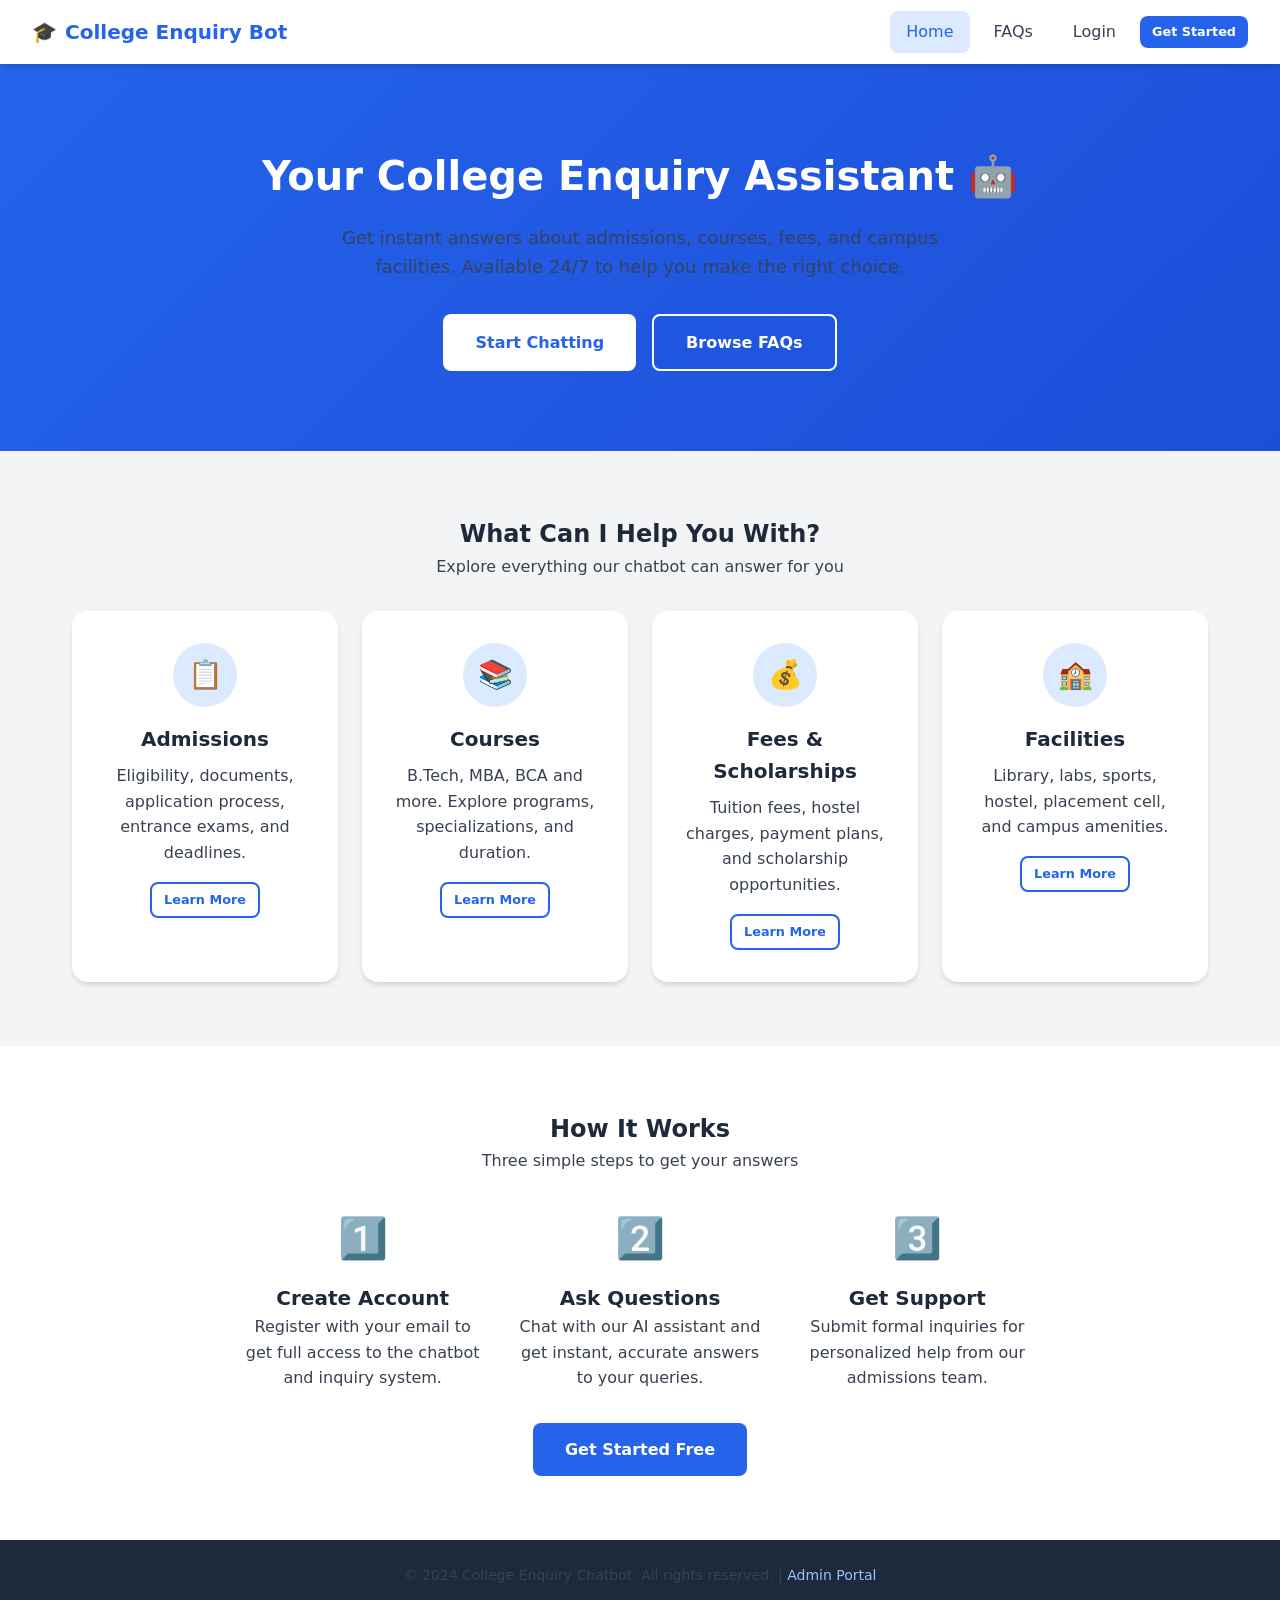
<file: AI-CHAT-BOT-FOR-COLLEGE-ENQUIRY-SYSTEM2-1f1980e4e9076456709daee1cbbe8e9fc02b7f38/frontend/index.html>
<!DOCTYPE html>
<html lang="en">
<head>
  <meta charset="UTF-8">
  <meta name="viewport" content="width=device-width, initial-scale=1.0">
  <title>College Enquiry Chatbot</title>
  <link rel="stylesheet" href="css/style.css">
  <link rel="stylesheet" href="css/responsive.css">
  <link rel="icon" type="image/svg+xml" href="data:image/svg+xml,<svg xmlns='http://www.w3.org/2000/svg' viewBox='0 0 100 100'><text y='.9em' font-size='90'>🎓</text></svg>">
</head>
<body>

<!-- Navbar -->
<nav class="navbar">
  <div class="navbar-brand">
    <span>🎓</span>
    <span>College Enquiry Bot</span>
  </div>
  <div class="navbar-nav">
    <a href="index.html" class="nav-link active">Home</a>
    <a href="faq.html" class="nav-link">FAQs</a>
    <a href="login.html" class="nav-link">Login</a>
    <a href="register.html" class="btn btn-primary btn-sm">Get Started</a>
  </div>
</nav>

<!-- Hero -->
<section class="hero">
  <h1>Your College Enquiry Assistant 🤖</h1>
  <p>Get instant answers about admissions, courses, fees, and campus facilities. Available 24/7 to help you make the right choice.</p>
  <div class="hero-buttons">
    <a href="register.html" class="btn btn-lg" style="background:white;color:var(--primary)">Start Chatting</a>
    <a href="faq.html" class="btn btn-lg btn-outline">Browse FAQs</a>
  </div>
</section>

<!-- Features -->
<section class="features">
  <div style="text-align:center;margin-bottom:1rem">
    <h2>What Can I Help You With?</h2>
    <p>Explore everything our chatbot can answer for you</p>
  </div>
  <div class="features-grid">
    <div class="feature-card">
      <div class="feature-icon">📋</div>
      <h3>Admissions</h3>
      <p>Eligibility, documents, application process, entrance exams, and deadlines.</p>
      <a href="faq.html?category=admissions" class="btn btn-outline btn-sm" style="margin-top:1rem">Learn More</a>
    </div>
    <div class="feature-card">
      <div class="feature-icon">📚</div>
      <h3>Courses</h3>
      <p>B.Tech, MBA, BCA and more. Explore programs, specializations, and duration.</p>
      <a href="faq.html?category=courses" class="btn btn-outline btn-sm" style="margin-top:1rem">Learn More</a>
    </div>
    <div class="feature-card">
      <div class="feature-icon">💰</div>
      <h3>Fees & Scholarships</h3>
      <p>Tuition fees, hostel charges, payment plans, and scholarship opportunities.</p>
      <a href="faq.html?category=fees" class="btn btn-outline btn-sm" style="margin-top:1rem">Learn More</a>
    </div>
    <div class="feature-card">
      <div class="feature-icon">🏫</div>
      <h3>Facilities</h3>
      <p>Library, labs, sports, hostel, placement cell, and campus amenities.</p>
      <a href="faq.html?category=facilities" class="btn btn-outline btn-sm" style="margin-top:1rem">Learn More</a>
    </div>
  </div>
</section>

<!-- How it works -->
<section style="background:white;padding:4rem 2rem">
  <div style="max-width:800px;margin:0 auto;text-align:center">
    <h2>How It Works</h2>
    <p style="margin-bottom:2rem">Three simple steps to get your answers</p>
    <div style="display:grid;grid-template-columns:repeat(auto-fit,minmax(200px,1fr));gap:2rem">
      <div>
        <div style="font-size:2.5rem;margin-bottom:0.75rem">1️⃣</div>
        <h3>Create Account</h3>
        <p>Register with your email to get full access to the chatbot and inquiry system.</p>
      </div>
      <div>
        <div style="font-size:2.5rem;margin-bottom:0.75rem">2️⃣</div>
        <h3>Ask Questions</h3>
        <p>Chat with our AI assistant and get instant, accurate answers to your queries.</p>
      </div>
      <div>
        <div style="font-size:2.5rem;margin-bottom:0.75rem">3️⃣</div>
        <h3>Get Support</h3>
        <p>Submit formal inquiries for personalized help from our admissions team.</p>
      </div>
    </div>
    <a href="register.html" class="btn btn-primary btn-lg" style="margin-top:2rem">Get Started Free</a>
  </div>
</section>

<footer>
  <p>&copy; 2024 College Enquiry Chatbot. All rights reserved. |
    <a href="admin_login.html">Admin Portal</a>
  </p>
</footer>

</body>
</html>
</file>
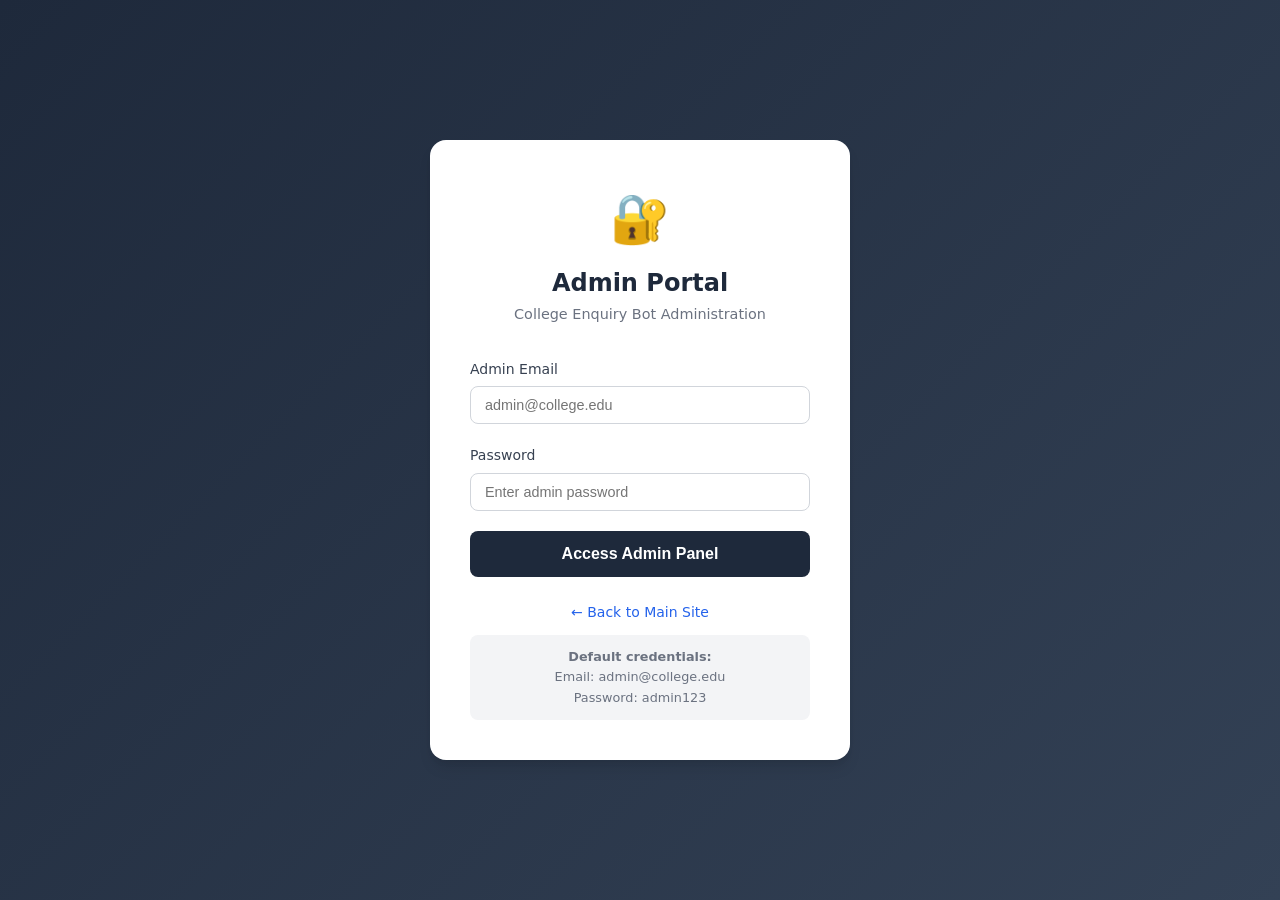
<file: AI-CHAT-BOT-FOR-COLLEGE-ENQUIRY-SYSTEM2-1f1980e4e9076456709daee1cbbe8e9fc02b7f38/frontend/admin_dashboard.html>
<!DOCTYPE html>
<html lang="en">
<head>
  <meta charset="UTF-8">
  <meta name="viewport" content="width=device-width, initial-scale=1.0">
  <title>Admin Dashboard - College Enquiry Bot</title>
  <link rel="stylesheet" href="css/style.css">
  <link rel="stylesheet" href="css/responsive.css">
  <link rel="stylesheet" href="css/admin.css">
</head>
<body>

<!-- Admin Navbar -->
<nav class="navbar admin-navbar">
  <div class="navbar-brand">
    <span>🔐</span>
    <span>Admin Panel</span>
  </div>
  <div class="navbar-nav">
    <span class="nav-user" style="color:#94a3b8">
      <span>👤</span>
      <span id="admin-name">Admin</span>
    </span>
    <button id="admin-logout-btn" class="btn btn-sm" style="background:#374151;color:#e2e8f0;border:none">Logout</button>
  </div>
</nav>

<div id="admin-dashboard" class="dashboard-layout">
  <!-- Admin Sidebar -->
  <aside class="sidebar admin-sidebar">
    <nav class="sidebar-nav">
      <div class="sidebar-section-title">Main</div>
      <a href="#" class="sidebar-link active" onclick="showSection('overview')">📊 <span>Overview</span></a>
      <div class="sidebar-section-title">Management</div>
      <a href="#" class="sidebar-link" onclick="showSection('faqs')">❓ <span>FAQs</span></a>
      <a href="#" class="sidebar-link" onclick="showSection('inquiries')">📝 <span>Inquiries</span></a>
      <a href="#" class="sidebar-link" onclick="showSection('users')">👥 <span>Users</span></a>
      <a href="#" class="sidebar-link" onclick="showSection('responses')">🤖 <span>Bot Responses</span></a>
    </nav>
  </aside>

  <!-- Main Content -->
  <main class="main-content">
    <div id="alert-container"></div>

    <!-- ── Overview Section ── -->
    <section id="section-overview">
      <div class="page-header">
        <div>
          <h2>Dashboard Overview</h2>
          <p>System statistics at a glance</p>
        </div>
        <button class="btn btn-outline btn-sm" onclick="loadDashboardStats()">↺ Refresh</button>
      </div>

      <div class="stats-grid">
        <div class="stat-card primary">
          <div class="stat-value" id="stat-users">—</div>
          <div class="stat-label">👥 Total Users</div>
        </div>
        <div class="stat-card">
          <div class="stat-value" id="stat-inquiries">—</div>
          <div class="stat-label">📝 Total Inquiries</div>
        </div>
        <div class="stat-card warning">
          <div class="stat-value" id="stat-pending">—</div>
          <div class="stat-label">⏳ Pending</div>
        </div>
        <div class="stat-card success">
          <div class="stat-value" id="stat-resolved">—</div>
          <div class="stat-label">✅ Resolved</div>
        </div>
        <div class="stat-card">
          <div class="stat-value" id="stat-faqs">—</div>
          <div class="stat-label">❓ FAQs</div>
        </div>
        <div class="stat-card">
          <div class="stat-value" id="stat-chats">—</div>
          <div class="stat-label">💬 Chat Messages</div>
        </div>
      </div>

      <div class="quick-actions">
        <button class="btn btn-primary" onclick="showSection('faqs');openCreateFAQ()">➕ Add FAQ</button>
        <button class="btn btn-outline" onclick="showSection('inquiries')">📝 View Inquiries</button>
        <button class="btn btn-outline" onclick="showSection('users')">👥 View Users</button>
        <button class="btn btn-outline" onclick="showSection('responses')">🤖 Manage Responses</button>
      </div>
    </section>

    <!-- ── FAQs Section ── -->
    <section id="section-faqs" style="display:none">
      <div class="page-header">
        <div>
          <h2>FAQ Management</h2>
          <p>Create, edit, and delete frequently asked questions</p>
        </div>
        <button class="btn btn-primary" onclick="openCreateFAQ()">➕ Add FAQ</button>
      </div>

      <div class="card">
        <div class="table-wrapper">
          <table>
            <thead>
              <tr>
                <th>ID</th>
                <th>Category</th>
                <th>Question</th>
                <th>Updated</th>
                <th>Actions</th>
              </tr>
            </thead>
            <tbody id="faq-table-body">
              <tr><td colspan="5" class="loading-overlay"><span class="spinner"></span> Loading...</td></tr>
            </tbody>
          </table>
        </div>
        <div id="faq-pagination" class="pagination"></div>
      </div>
    </section>

    <!-- ── Inquiries Section ── -->
    <section id="section-inquiries" style="display:none">
      <div class="page-header">
        <div>
          <h2>Inquiry Management</h2>
          <p>View and respond to student inquiries</p>
        </div>
        <button class="btn btn-outline btn-sm" onclick="loadAdminInquiries()">↺ Refresh</button>
      </div>

      <div class="card">
        <div class="table-wrapper">
          <table>
            <thead>
              <tr>
                <th>ID</th>
                <th>Student</th>
                <th>Category</th>
                <th>Subject</th>
                <th>Status</th>
                <th>Date</th>
                <th>Actions</th>
              </tr>
            </thead>
            <tbody id="inquiry-table-body">
              <tr><td colspan="7" class="loading-overlay"><span class="spinner"></span> Loading...</td></tr>
            </tbody>
          </table>
        </div>
        <div id="inquiry-pagination" class="pagination"></div>
      </div>
    </section>

    <!-- ── Users Section ── -->
    <section id="section-users" style="display:none">
      <div class="page-header">
        <div>
          <h2>User Management</h2>
          <p>View registered students</p>
        </div>
      </div>

      <div class="card">
        <div class="table-wrapper">
          <table>
            <thead>
              <tr>
                <th>ID</th>
                <th>Name</th>
                <th>Email</th>
                <th>Phone</th>
                <th>Joined</th>
              </tr>
            </thead>
            <tbody id="users-table-body">
              <tr><td colspan="5" class="loading-overlay"><span class="spinner"></span> Loading...</td></tr>
            </tbody>
          </table>
        </div>
        <div id="users-pagination" class="pagination"></div>
      </div>
    </section>

    <!-- ── Bot Responses Section ── -->
    <section id="section-responses" style="display:none">
      <div class="page-header">
        <div>
          <h2>Bot Response Management</h2>
          <p>Manage custom bot responses for specific query types</p>
        </div>
        <button class="btn btn-primary" onclick="openCreateResponse()">➕ Add Response</button>
      </div>
      <div id="responses-list">
        <div class="loading-overlay"><span class="spinner"></span> Loading...</div>
      </div>
    </section>
  </main>
</div>

<!-- ── FAQ Modal ── -->
<div id="faq-modal" class="modal-overlay">
  <div class="modal">
    <div class="modal-header">
      <h3 id="faq-modal-title">Create FAQ</h3>
      <button class="btn-close" onclick="closeModal('faq-modal')">✕</button>
    </div>
    <form id="faq-form">
      <div class="modal-body">
        <input type="hidden" id="faq-id">
        <div class="form-group">
          <label class="form-label">Category *</label>
          <select id="faq-category" class="form-control" required>
            <option value="admissions">Admissions</option>
            <option value="courses">Courses</option>
            <option value="fees">Fees</option>
            <option value="facilities">Facilities</option>
          </select>
        </div>
        <div class="form-group">
          <label class="form-label">Question *</label>
          <input type="text" id="faq-question" class="form-control" placeholder="Enter the question" required>
        </div>
        <div class="form-group">
          <label class="form-label">Answer *</label>
          <textarea id="faq-answer" class="form-control" rows="5" placeholder="Enter the answer" required></textarea>
        </div>
        <div class="form-group">
          <label class="form-label">Keywords <span style="color:var(--gray-500)">(comma separated)</span></label>
          <input type="text" id="faq-keywords" class="form-control" placeholder="e.g. admission, apply, eligibility">
        </div>
      </div>
      <div class="modal-footer">
        <button type="button" class="btn btn-outline" onclick="closeModal('faq-modal')">Cancel</button>
        <button type="submit" id="save-faq-btn" class="btn btn-primary">Save</button>
      </div>
    </form>
  </div>
</div>

<!-- ── Reply Modal ── -->
<div id="reply-modal" class="modal-overlay">
  <div class="modal">
    <div class="modal-header">
      <h3>Reply to Inquiry</h3>
      <button class="btn-close" onclick="closeModal('reply-modal')">✕</button>
    </div>
    <form id="reply-form">
      <div class="modal-body">
        <input type="hidden" id="reply-inquiry-id">
        <div class="form-group">
          <label class="form-label">Subject</label>
          <p id="reply-subject" style="font-weight:600"></p>
        </div>
        <div class="form-group">
          <label class="form-label">Student's Message</label>
          <div id="reply-message" style="background:var(--gray-100);padding:0.75rem;border-radius:var(--radius);font-size:0.9rem"></div>
        </div>
        <div class="form-group">
          <label class="form-label">Status</label>
          <select id="reply-status" class="form-control">
            <option value="pending">Pending</option>
            <option value="resolved">Resolved</option>
          </select>
        </div>
        <div class="form-group">
          <label class="form-label">Your Reply</label>
          <textarea id="reply-text" class="form-control" rows="5" placeholder="Type your reply here..."></textarea>
        </div>
      </div>
      <div class="modal-footer">
        <button type="button" class="btn btn-outline" onclick="closeModal('reply-modal')">Cancel</button>
        <button type="submit" id="save-reply-btn" class="btn btn-primary">Save Reply</button>
      </div>
    </form>
  </div>
</div>

<!-- ── Response Modal ── -->
<div id="response-modal" class="modal-overlay">
  <div class="modal">
    <div class="modal-header">
      <h3 id="response-modal-title">Add Bot Response</h3>
      <button class="btn-close" onclick="closeModal('response-modal')">✕</button>
    </div>
    <form id="response-form">
      <div class="modal-body">
        <input type="hidden" id="response-id">
        <div class="form-group">
          <label class="form-label">Query Type *</label>
          <input type="text" id="response-query-type" class="form-control" placeholder="e.g. greeting, farewell, contact">
        </div>
        <div class="form-group">
          <label class="form-label">Bot Response *</label>
          <textarea id="response-text" class="form-control" rows="5" placeholder="Enter the bot response text"></textarea>
        </div>
      </div>
      <div class="modal-footer">
        <button type="button" class="btn btn-outline" onclick="closeModal('response-modal')">Cancel</button>
        <button type="submit" id="save-response-btn" class="btn btn-primary">Save</button>
      </div>
    </form>
  </div>
</div>

<script src="js/api.js"></script>
<script src="js/main.js"></script>
<script src="js/admin.js"></script>
<script>
function showSection(name) {
  ['overview', 'faqs', 'inquiries', 'users', 'responses'].forEach(s => {
    const el = document.getElementById('section-' + s);
    if (el) el.style.display = s === name ? 'block' : 'none';
  });

  // Update active sidebar link
  document.querySelectorAll('.sidebar-link').forEach(link => {
    link.classList.toggle('active', link.getAttribute('onclick') && link.getAttribute('onclick').includes(`'${name}'`));
  });

  // Load data
  if (name === 'faqs') loadAdminFAQs();
  if (name === 'inquiries') loadAdminInquiries();
  if (name === 'users') loadUsers();
  if (name === 'responses') loadResponses();
}
</script>
</body>
</html>
</file>
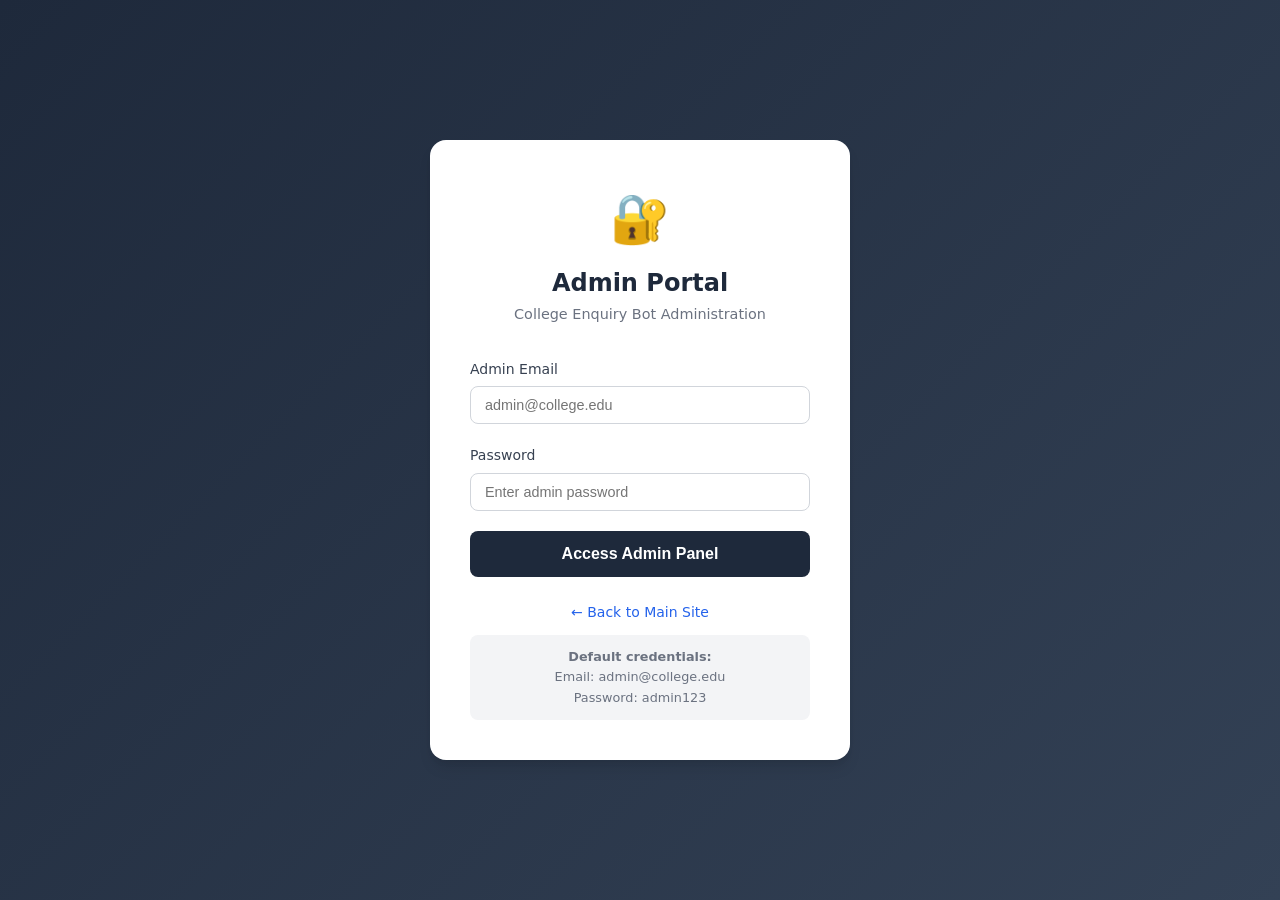
<file: AI-CHAT-BOT-FOR-COLLEGE-ENQUIRY-SYSTEM2-1f1980e4e9076456709daee1cbbe8e9fc02b7f38/frontend/admin_login.html>
<!DOCTYPE html>
<html lang="en">
<head>
  <meta charset="UTF-8">
  <meta name="viewport" content="width=device-width, initial-scale=1.0">
  <title>Admin Login - College Enquiry Bot</title>
  <link rel="stylesheet" href="css/style.css">
  <link rel="stylesheet" href="css/responsive.css">
</head>
<body>
<div class="auth-container" style="background:linear-gradient(135deg,#1e293b 0%,#334155 100%)">
  <div class="auth-card">
    <div class="auth-logo">
      <div style="font-size:3rem">🔐</div>
      <h1>Admin Portal</h1>
      <p>College Enquiry Bot Administration</p>
    </div>

    <div id="alert-container"></div>

    <form id="admin-login-form">
      <div class="form-group">
        <label class="form-label" for="email">Admin Email</label>
        <input type="email" id="email" class="form-control" placeholder="admin@college.edu" required>
      </div>
      <div class="form-group">
        <label class="form-label" for="password">Password</label>
        <input type="password" id="password" class="form-control" placeholder="Enter admin password" required>
      </div>
      <button type="submit" id="admin-login-btn" class="btn btn-primary btn-block btn-lg" style="background:var(--dark);border:none">
        Access Admin Panel
      </button>
    </form>

    <div class="auth-footer">
      <a href="index.html">← Back to Main Site</a>
    </div>
    <div class="auth-footer" style="margin-top:0.75rem;background:var(--gray-100);padding:0.75rem;border-radius:var(--radius);font-size:0.8rem">
      <strong>Default credentials:</strong><br>
      Email: admin@college.edu<br>
      Password: admin123
    </div>
  </div>
</div>

<script src="js/api.js"></script>
<script src="js/main.js"></script>
<script src="js/admin.js"></script>
</body>
</html>
</file>
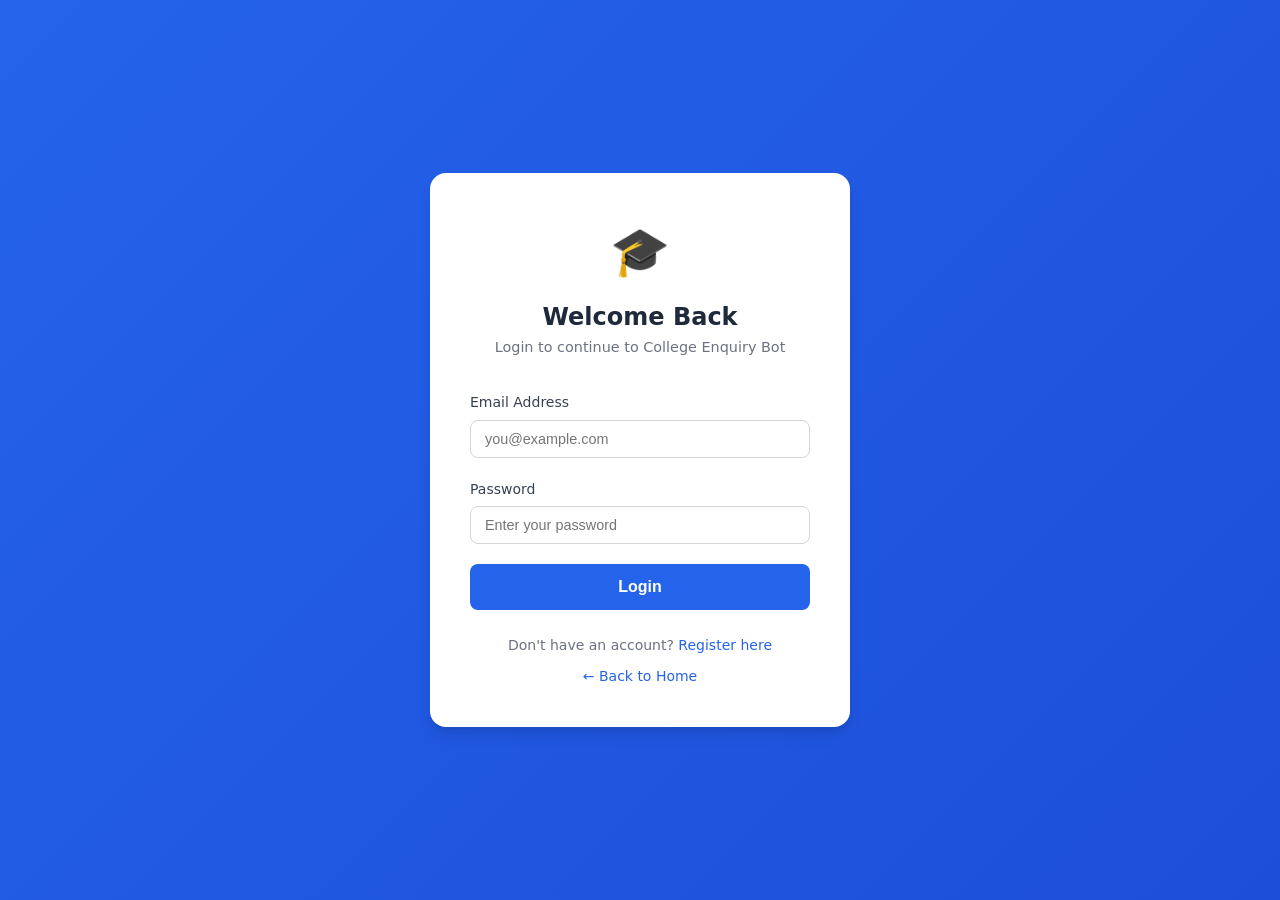
<file: AI-CHAT-BOT-FOR-COLLEGE-ENQUIRY-SYSTEM2-1f1980e4e9076456709daee1cbbe8e9fc02b7f38/frontend/dashboard.html>
<!DOCTYPE html>
<html lang="en">
<head>
  <meta charset="UTF-8">
  <meta name="viewport" content="width=device-width, initial-scale=1.0">
  <title>Dashboard - College Enquiry Bot</title>
  <link rel="stylesheet" href="css/style.css">
  <link rel="stylesheet" href="css/responsive.css">
</head>
<body>

<!-- Navbar -->
<nav class="navbar">
  <a href="index.html" class="navbar-brand">
    <span>🎓</span>
    <span>College Enquiry Bot</span>
  </a>
  <div class="navbar-nav">
    <div class="nav-user">
      <span>👤</span>
      <span id="nav-user-name">User</span>
    </div>
    <button id="logout-btn" class="btn btn-outline btn-sm">Logout</button>
  </div>
</nav>

<div class="dashboard-layout">
  <!-- Sidebar -->
  <aside class="sidebar">
    <nav class="sidebar-nav">
      <a href="dashboard.html" class="sidebar-link active">🏠 <span>Dashboard</span></a>
      <a href="chat.html" class="sidebar-link">💬 <span>Chat</span></a>
      <a href="inquiry.html" class="sidebar-link">📝 <span>New Inquiry</span></a>
      <a href="faq.html" class="sidebar-link">❓ <span>FAQs</span></a>
    </nav>
  </aside>

  <!-- Main Content -->
  <main class="main-content">
    <div id="alert-container"></div>

    <div class="page-header">
      <div>
        <h2>Welcome back, <span id="welcome-name">Student</span>! 👋</h2>
        <p>Here's a summary of your activity</p>
      </div>
      <a href="chat.html" class="btn btn-primary">💬 Start Chatting</a>
    </div>

    <!-- Stats -->
    <div class="stats-grid">
      <div class="stat-card">
        <div class="stat-value" id="total-inquiries">—</div>
        <div class="stat-label">Total Inquiries</div>
      </div>
      <div class="stat-card">
        <div class="stat-value" id="pending-inquiries">—</div>
        <div class="stat-label">Pending</div>
      </div>
      <div class="stat-card">
        <div class="stat-value" id="resolved-inquiries">—</div>
        <div class="stat-label">Resolved</div>
      </div>
    </div>

    <!-- Quick Actions -->
    <div style="display:grid;grid-template-columns:repeat(auto-fit,minmax(280px,1fr));gap:1.5rem">

      <!-- Recent Inquiries -->
      <div class="card">
        <div class="card-header">
          <h3 class="card-title">Recent Inquiries</h3>
          <a href="inquiry.html" class="btn btn-primary btn-sm">+ New</a>
        </div>
        <div id="recent-inquiries">
          <div class="loading-overlay"><span class="spinner"></span> Loading...</div>
        </div>
      </div>

      <!-- Quick Links -->
      <div class="card">
        <div class="card-header">
          <h3 class="card-title">Quick Links</h3>
        </div>
        <div style="display:flex;flex-direction:column;gap:0.75rem">
          <a href="chat.html" class="btn btn-outline">💬 Open Chat Assistant</a>
          <a href="inquiry.html" class="btn btn-outline">📝 Submit New Inquiry</a>
          <a href="faq.html?category=admissions" class="btn btn-outline">📋 Admissions FAQs</a>
          <a href="faq.html?category=fees" class="btn btn-outline">💰 Fees Information</a>
          <a href="faq.html?category=courses" class="btn btn-outline">📚 Course Details</a>
          <a href="faq.html?category=facilities" class="btn btn-outline">🏫 Campus Facilities</a>
        </div>
      </div>

      <!-- Profile Card -->
      <div class="card">
        <div class="card-header">
          <h3 class="card-title">My Profile</h3>
        </div>
        <form id="profile-form">
          <div class="form-group">
            <label class="form-label">Full Name</label>
            <input type="text" id="full_name" class="form-control" required>
          </div>
          <div class="form-group">
            <label class="form-label">Email</label>
            <input type="email" id="email" class="form-control" disabled>
          </div>
          <div class="form-group">
            <label class="form-label">Phone</label>
            <input type="tel" id="phone" class="form-control" placeholder="Optional">
          </div>
          <div style="display:flex;align-items:center;gap:0.75rem">
            <button type="submit" id="profile-btn" class="btn btn-primary btn-sm">Save Changes</button>
            <small style="color:var(--gray-500)">Member since: <span id="member-since">—</span></small>
          </div>
        </form>
      </div>
    </div>
  </main>
</div>

<script src="js/api.js"></script>
<script src="js/main.js"></script>
<script src="js/auth.js"></script>
<script>
document.addEventListener('DOMContentLoaded', async () => {
  const user = await requireAuth();
  if (!user) return;
  setNavbarUser(user);

  const nameEl = document.getElementById('welcome-name');
  if (nameEl) nameEl.textContent = user.full_name.split(' ')[0];

  // Load inquiries
  const res = await InquiryAPI.getAll();
  const container = document.getElementById('recent-inquiries');
  const statTotal = document.getElementById('total-inquiries');
  const statPending = document.getElementById('pending-inquiries');
  const statResolved = document.getElementById('resolved-inquiries');

  if (res.ok) {
    const { data: inquiries, pagination } = res.data.data;
    if (statTotal) statTotal.textContent = pagination.total;
    const pending = inquiries.filter(i => i.status === 'pending').length;
    const resolved = inquiries.filter(i => i.status === 'resolved').length;
    if (statPending) statPending.textContent = pending;
    if (statResolved) statResolved.textContent = resolved;

    if (inquiries.length === 0) {
      container.innerHTML = '<p style="color:var(--gray-500);text-align:center;padding:1rem">No inquiries yet. <a href="inquiry.html">Submit one!</a></p>';
    } else {
      container.innerHTML = inquiries.slice(0, 5).map(inq => `
        <div style="padding:0.75rem 0;border-bottom:1px solid var(--gray-100)">
          <div style="display:flex;justify-content:space-between;align-items:center">
            <strong style="font-size:0.9rem">${escapeHtml(inq.subject)}</strong>
            <span class="badge badge-${inq.status === 'resolved' ? 'success' : 'warning'}">${capitalize(inq.status)}</span>
          </div>
          <div style="font-size:0.8rem;color:var(--gray-500);margin-top:0.25rem">
            ${categoryBadge(inq.category)} &bull; ${formatDate(inq.created_at)}
          </div>
          ${inq.admin_reply ? `<div style="font-size:0.85rem;margin-top:0.5rem;padding:0.5rem;background:var(--gray-100);border-radius:4px"><strong>Reply:</strong> ${escapeHtml(inq.admin_reply)}</div>` : ''}
        </div>`).join('');
    }
  } else {
    container.innerHTML = '<p style="color:var(--danger)">Failed to load inquiries</p>';
  }
});
</script>
</body>
</html>
</file>
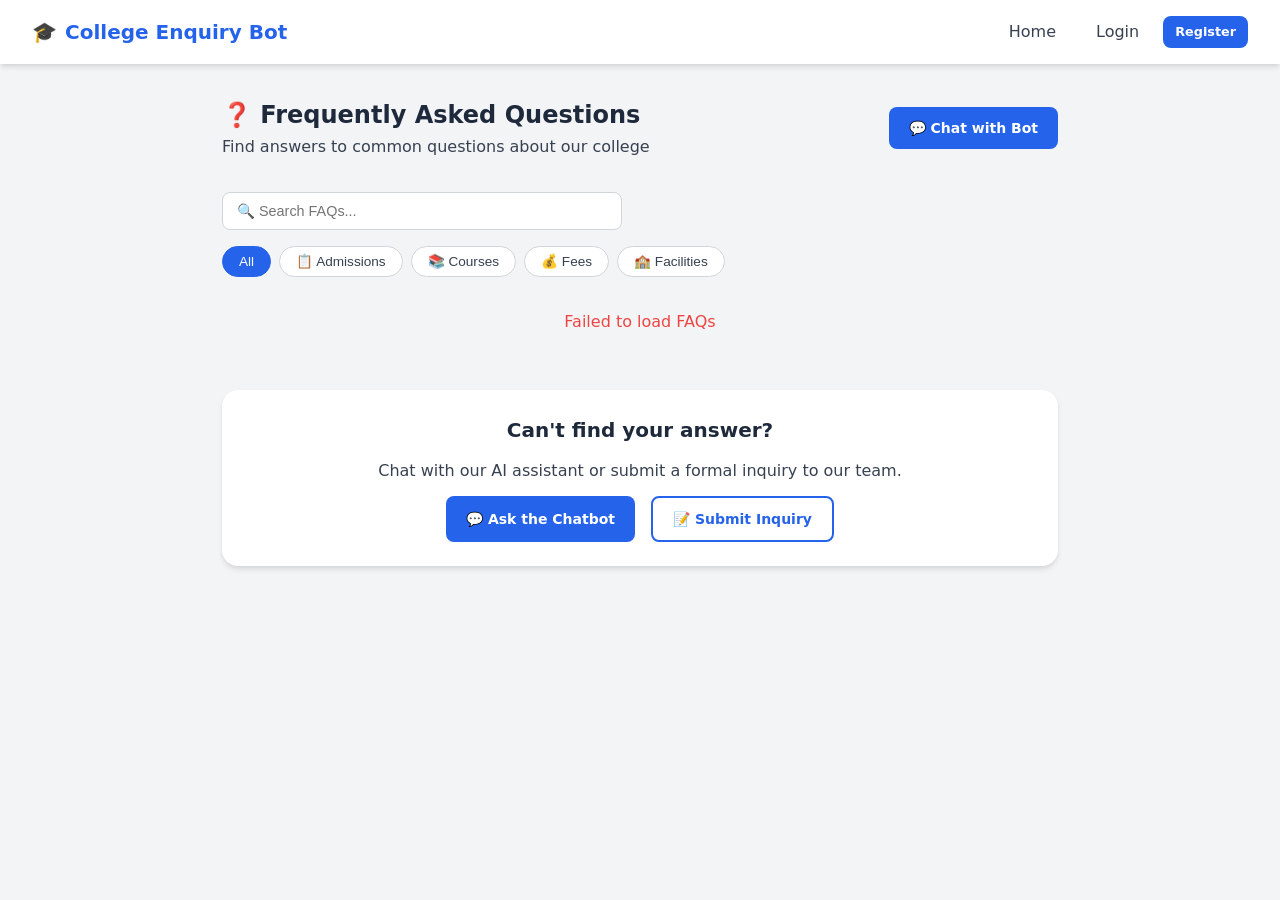
<file: AI-CHAT-BOT-FOR-COLLEGE-ENQUIRY-SYSTEM2-1f1980e4e9076456709daee1cbbe8e9fc02b7f38/frontend/faq.html>
<!DOCTYPE html>
<html lang="en">
<head>
  <meta charset="UTF-8">
  <meta name="viewport" content="width=device-width, initial-scale=1.0">
  <title>FAQs - College Enquiry Bot</title>
  <link rel="stylesheet" href="css/style.css">
  <link rel="stylesheet" href="css/responsive.css">
</head>
<body>

<!-- Navbar -->
<nav class="navbar">
  <a href="index.html" class="navbar-brand">
    <span>🎓</span>
    <span>College Enquiry Bot</span>
  </a>
  <div class="navbar-nav">
    <a href="index.html" class="nav-link">Home</a>
    <a href="login.html" class="nav-link">Login</a>
    <a href="register.html" class="btn btn-primary btn-sm">Register</a>
  </div>
</nav>

<div style="max-width:900px;margin:0 auto;padding:2rem">
  <div id="alert-container"></div>

  <div class="page-header">
    <div>
      <h2>❓ Frequently Asked Questions</h2>
      <p>Find answers to common questions about our college</p>
    </div>
    <a href="chat.html" class="btn btn-primary">💬 Chat with Bot</a>
  </div>

  <!-- Search & Filter -->
  <div class="faq-search-bar">
    <input type="text" id="faq-search" class="form-control" placeholder="🔍 Search FAQs...">
    <div class="faq-filters">
      <button class="filter-btn active" data-category="">All</button>
      <button class="filter-btn" data-category="admissions">📋 Admissions</button>
      <button class="filter-btn" data-category="courses">📚 Courses</button>
      <button class="filter-btn" data-category="fees">💰 Fees</button>
      <button class="filter-btn" data-category="facilities">🏫 Facilities</button>
    </div>
  </div>

  <!-- Results count -->
  <p id="faq-count" style="color:var(--gray-500);margin-bottom:1rem;font-size:0.9rem"></p>

  <!-- FAQ list -->
  <div id="faq-list" class="faq-accordion">
    <div class="loading-overlay"><span class="spinner"></span> Loading FAQs...</div>
  </div>

  <!-- Pagination -->
  <div id="faq-pagination" class="pagination"></div>

  <!-- CTA -->
  <div class="card" style="margin-top:2rem;text-align:center">
    <h3>Can't find your answer?</h3>
    <p style="margin:0.75rem 0">Chat with our AI assistant or submit a formal inquiry to our team.</p>
    <div style="display:flex;gap:1rem;justify-content:center;flex-wrap:wrap">
      <a href="chat.html" class="btn btn-primary">💬 Ask the Chatbot</a>
      <a href="inquiry.html" class="btn btn-outline">📝 Submit Inquiry</a>
    </div>
  </div>
</div>

<script src="js/api.js"></script>
<script src="js/main.js"></script>
<script>
let currentCategory = '';
let currentSearch = '';
let faqPage = 1;

async function loadFAQs(page = 1) {
  faqPage = page;
  const list = document.getElementById('faq-list');
  list.innerHTML = '<div class="loading-overlay"><span class="spinner"></span> Loading...</div>';

  const res = await FAQAPI.getAll(page, 15, currentCategory, currentSearch);
  if (!res.ok) {
    list.innerHTML = '<p style="color:var(--danger);text-align:center">Failed to load FAQs</p>';
    return;
  }

  const { data: faqs, pagination } = res.data.data;
  const countEl = document.getElementById('faq-count');
  if (countEl) countEl.textContent = `Showing ${faqs.length} of ${pagination.total} results`;

  if (faqs.length === 0) {
    list.innerHTML = '<div class="card" style="text-align:center;padding:2rem"><p>No FAQs found for your search. Try different keywords or <a href="inquiry.html">submit an inquiry</a>.</p></div>';
    return;
  }

  list.innerHTML = faqs.map((faq, i) => `
    <div class="faq-item">
      <div class="faq-question" onclick="toggleFAQ('faq-${faq.faq_id}', this)">
        <span>${escapeHtml(faq.question)}</span>
        <span style="flex-shrink:0">${categoryBadge(faq.category)} <span id="arrow-faq-${faq.faq_id}">▼</span></span>
      </div>
      <div class="faq-answer" id="faq-${faq.faq_id}">
        <p>${escapeHtml(faq.answer)}</p>
      </div>
    </div>`).join('');

  renderPagination('faq-pagination', pagination.page, pagination.pages, (p) => loadFAQs(p));
}

function toggleFAQ(id, questionEl) {
  const answer = document.getElementById(id);
  const arrowEl = document.getElementById('arrow-' + id);
  const isOpen = answer.classList.contains('open');
  // Close all
  document.querySelectorAll('.faq-answer').forEach(a => a.classList.remove('open'));
  document.querySelectorAll('.faq-question').forEach(q => q.classList.remove('open'));
  document.querySelectorAll('[id^="arrow-faq-"]').forEach(a => a.textContent = '▼');
  // Toggle
  if (!isOpen) {
    answer.classList.add('open');
    questionEl.classList.add('open');
    if (arrowEl) arrowEl.textContent = '▲';
  }
}

document.addEventListener('DOMContentLoaded', () => {
  // Check for category in URL
  const params = new URLSearchParams(window.location.search);
  const cat = params.get('category');
  if (cat) {
    currentCategory = cat;
    document.querySelectorAll('.filter-btn').forEach(btn => {
      btn.classList.toggle('active', btn.dataset.category === cat);
    });
  }

  loadFAQs();

  // Category filter buttons
  document.querySelectorAll('.filter-btn').forEach(btn => {
    btn.addEventListener('click', () => {
      document.querySelectorAll('.filter-btn').forEach(b => b.classList.remove('active'));
      btn.classList.add('active');
      currentCategory = btn.dataset.category;
      currentSearch = '';
      document.getElementById('faq-search').value = '';
      loadFAQs(1);
    });
  });

  // Search
  const searchInput = document.getElementById('faq-search');
  searchInput.addEventListener('input', debounce(() => {
    currentSearch = searchInput.value.trim();
    if (currentSearch) {
      currentCategory = '';
      document.querySelectorAll('.filter-btn').forEach(b => b.classList.remove('active'));
      document.querySelector('.filter-btn[data-category=""]').classList.add('active');
    }
    loadFAQs(1);
  }, 400));
});
</script>
</body>
</html>
</file>
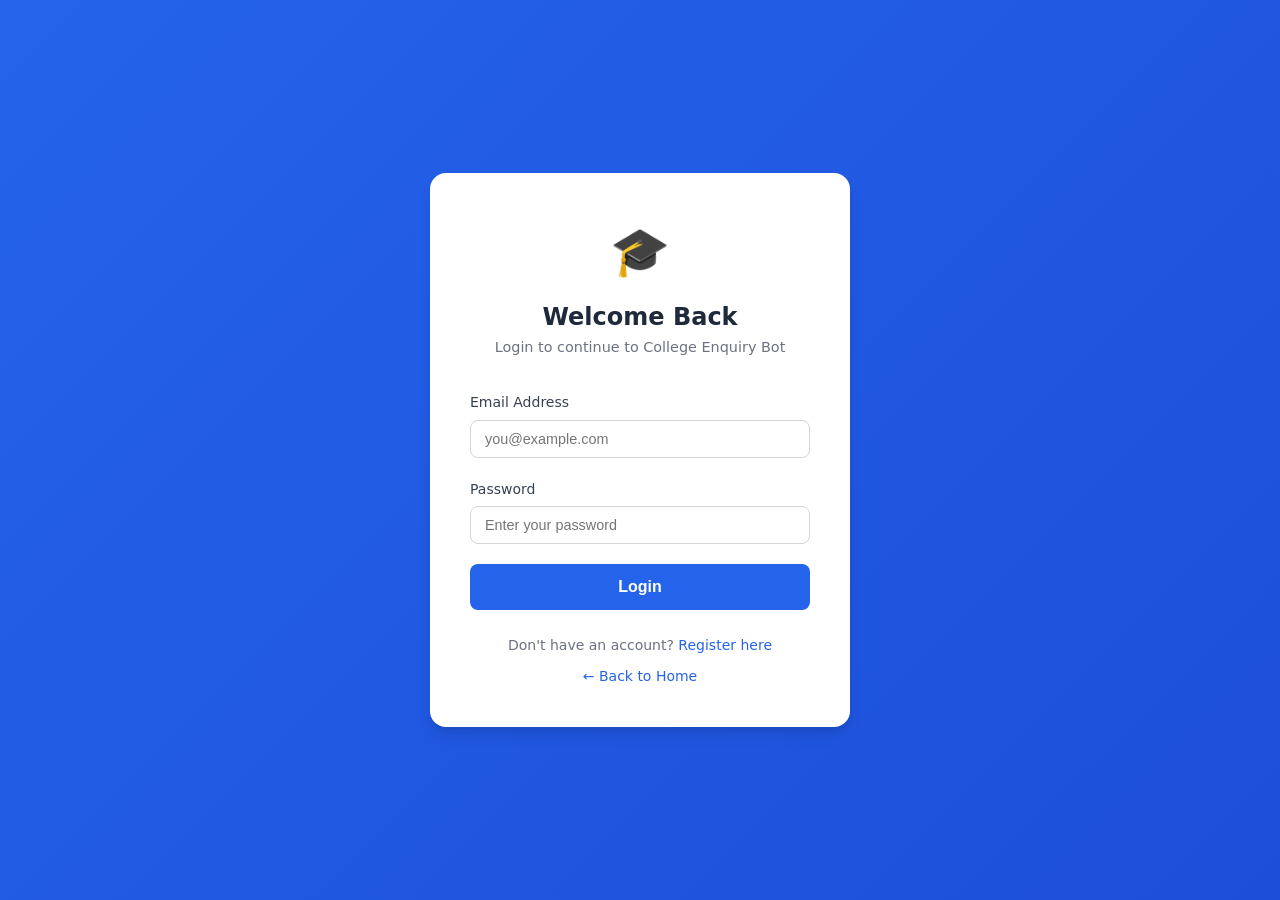
<file: AI-CHAT-BOT-FOR-COLLEGE-ENQUIRY-SYSTEM2-1f1980e4e9076456709daee1cbbe8e9fc02b7f38/frontend/inquiry.html>
<!DOCTYPE html>
<html lang="en">
<head>
  <meta charset="UTF-8">
  <meta name="viewport" content="width=device-width, initial-scale=1.0">
  <title>Submit Inquiry - College Enquiry Bot</title>
  <link rel="stylesheet" href="css/style.css">
  <link rel="stylesheet" href="css/responsive.css">
</head>
<body>

<!-- Navbar -->
<nav class="navbar">
  <a href="dashboard.html" class="navbar-brand">
    <span>🎓</span>
    <span>College Enquiry Bot</span>
  </a>
  <div class="navbar-nav">
    <a href="dashboard.html" class="nav-link">Dashboard</a>
    <a href="chat.html" class="nav-link">Chat</a>
    <a href="faq.html" class="nav-link">FAQs</a>
    <div class="nav-user">
      <span>👤</span>
      <span id="nav-user-name">User</span>
    </div>
    <button id="logout-btn" class="btn btn-outline btn-sm">Logout</button>
  </div>
</nav>

<div class="main-content" style="max-width:800px;margin:0 auto;padding:2rem">
  <div id="alert-container"></div>

  <div class="page-header">
    <div>
      <h2>📝 Submit an Inquiry</h2>
      <p>Our team will review and respond to your inquiry</p>
    </div>
  </div>

  <div style="display:grid;grid-template-columns:1fr 1fr;gap:1.5rem">
    <!-- Inquiry Form -->
    <div class="card" style="grid-column:1/-1">
      <div class="card-header">
        <h3 class="card-title">New Inquiry</h3>
        <a href="chat.html" class="btn btn-outline btn-sm">💬 Try Chat Instead</a>
      </div>
      <form id="inquiry-form">
        <div class="form-group">
          <label class="form-label" for="category">Category *</label>
          <select id="category" class="form-control" required>
            <option value="">-- Select Category --</option>
            <option value="admissions">📋 Admissions</option>
            <option value="courses">📚 Courses</option>
            <option value="fees">💰 Fees</option>
            <option value="facilities">🏫 Facilities</option>
          </select>
        </div>
        <div class="form-group">
          <label class="form-label" for="subject">Subject *</label>
          <input type="text" id="subject" class="form-control" placeholder="Brief subject of your inquiry" maxlength="255" required>
        </div>
        <div class="form-group">
          <label class="form-label" for="message">Message *</label>
          <textarea id="message" class="form-control" rows="6" placeholder="Describe your query in detail..." maxlength="5000" required></textarea>
          <small style="color:var(--gray-500)">Max 5000 characters</small>
        </div>
        <div style="display:flex;gap:1rem;align-items:center">
          <button type="submit" id="inquiry-btn" class="btn btn-primary">Submit Inquiry</button>
          <button type="reset" class="btn btn-outline">Reset</button>
        </div>
      </form>
    </div>

    <!-- My Inquiries -->
    <div class="card" style="grid-column:1/-1">
      <div class="card-header">
        <h3 class="card-title">My Inquiries</h3>
        <span id="inquiry-count" class="badge badge-primary">0</span>
      </div>
      <div id="my-inquiries">
        <div class="loading-overlay"><span class="spinner"></span> Loading...</div>
      </div>
      <div id="inquiry-pagination" class="pagination"></div>
    </div>
  </div>
</div>

<script src="js/api.js"></script>
<script src="js/main.js"></script>
<script src="js/auth.js"></script>
<script>
let currentPage = 1;

async function loadMyInquiries(page = 1) {
  currentPage = page;
  const container = document.getElementById('my-inquiries');
  container.innerHTML = '<div class="loading-overlay"><span class="spinner"></span> Loading...</div>';

  const res = await InquiryAPI.getAll(page);
  if (!res.ok) {
    container.innerHTML = '<p style="color:var(--danger)">Failed to load inquiries</p>';
    return;
  }

  const { data: inquiries, pagination } = res.data.data;
  const countEl = document.getElementById('inquiry-count');
  if (countEl) countEl.textContent = pagination.total;

  if (inquiries.length === 0) {
    container.innerHTML = '<p style="color:var(--gray-500);text-align:center;padding:1rem">No inquiries submitted yet</p>';
    return;
  }

  container.innerHTML = `
    <div class="table-wrapper">
      <table>
        <thead>
          <tr>
            <th>Subject</th>
            <th>Category</th>
            <th>Status</th>
            <th>Date</th>
            <th>Reply</th>
          </tr>
        </thead>
        <tbody>
          ${inquiries.map(inq => `
            <tr>
              <td data-label="Subject">${escapeHtml(inq.subject)}</td>
              <td data-label="Category">${categoryBadge(inq.category)}</td>
              <td data-label="Status"><span class="badge badge-${inq.status === 'resolved' ? 'success' : 'warning'}">${capitalize(inq.status)}</span></td>
              <td data-label="Date">${formatDate(inq.created_at)}</td>
              <td data-label="Reply">${inq.admin_reply ? `<span title="${escapeHtml(inq.admin_reply)}" style="cursor:pointer;color:var(--primary)">View Reply</span>` : '<span style="color:var(--gray-500)">Pending</span>'}</td>
            </tr>`).join('')}
        </tbody>
      </table>
    </div>`;

  renderPagination('inquiry-pagination', pagination.page, pagination.pages,
    (p) => loadMyInquiries(p));
}

document.addEventListener('DOMContentLoaded', async () => {
  const user = await requireAuth();
  if (!user) return;
  setNavbarUser(user);
  loadMyInquiries();

  const logoutBtn = document.getElementById('logout-btn');
  if (logoutBtn) logoutBtn.addEventListener('click', handleLogout);

  const form = document.getElementById('inquiry-form');
  form.addEventListener('submit', async (e) => {
    e.preventDefault();
    clearAlerts();

    const category = document.getElementById('category').value;
    const subject = document.getElementById('subject').value.trim();
    const message = document.getElementById('message').value.trim();

    if (!category) { showAlert('Please select a category', 'error'); return; }
    if (!subject) { showAlert('Subject is required', 'error'); return; }
    if (!message) { showAlert('Message is required', 'error'); return; }

    const btn = document.getElementById('inquiry-btn');
    setButtonLoading(btn, true, 'Submitting...');

    const res = await InquiryAPI.submit({ category, subject, message });
    setButtonLoading(btn, false, 'Submit Inquiry');

    if (res.ok) {
      showAlert('Inquiry submitted successfully! Our team will respond soon.', 'success');
      form.reset();
      loadMyInquiries();
    } else {
      showAlert(res.data.message || 'Submission failed', 'error');
    }
  });
});
</script>
</body>
</html>
</file>
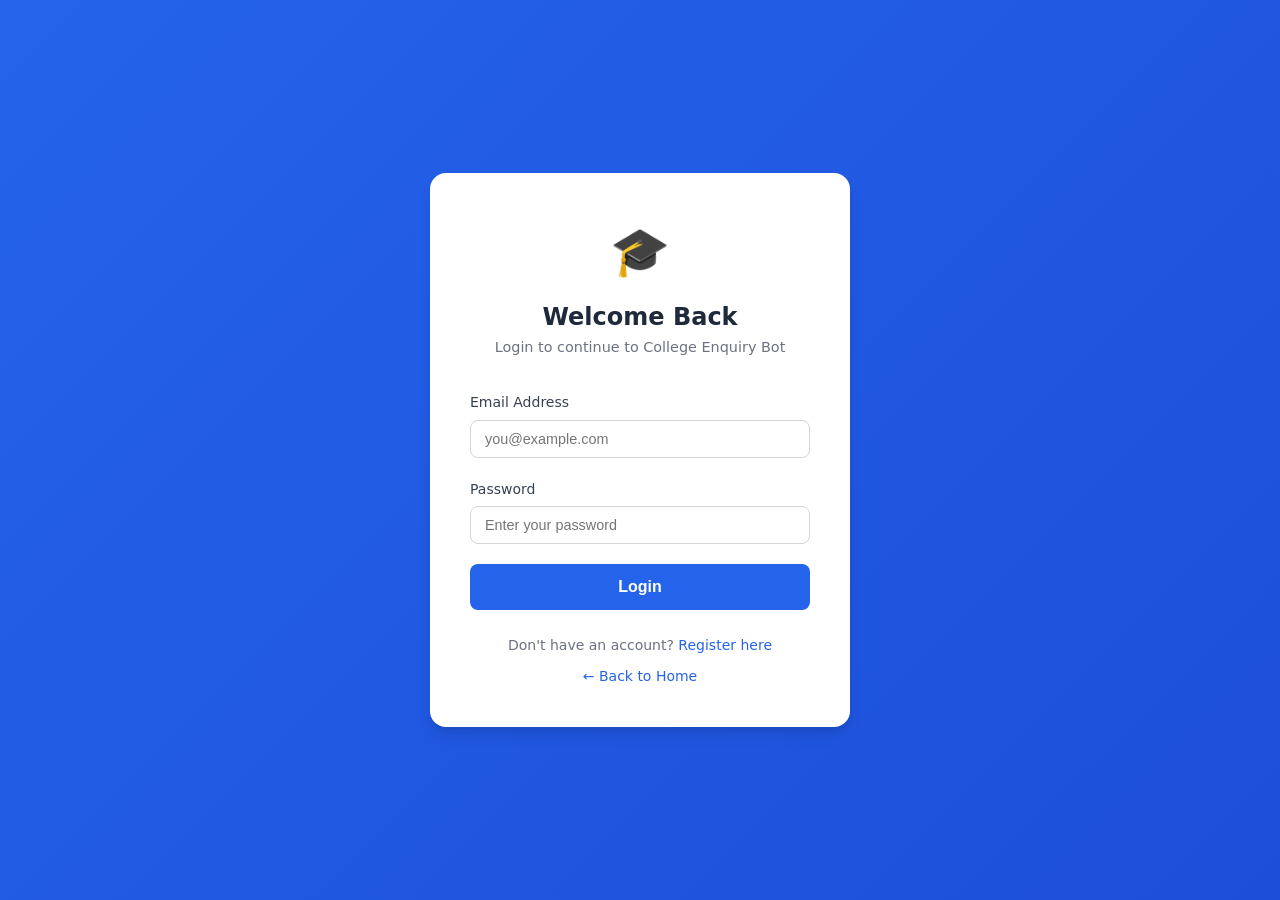
<file: AI-CHAT-BOT-FOR-COLLEGE-ENQUIRY-SYSTEM2-1f1980e4e9076456709daee1cbbe8e9fc02b7f38/frontend/login.html>
<!DOCTYPE html>
<html lang="en">
<head>
  <meta charset="UTF-8">
  <meta name="viewport" content="width=device-width, initial-scale=1.0">
  <title>Login - College Enquiry Bot</title>
  <link rel="stylesheet" href="css/style.css">
  <link rel="stylesheet" href="css/responsive.css">
</head>
<body>
<div class="auth-container">
  <div class="auth-card">
    <div class="auth-logo">
      <div style="font-size:3rem">🎓</div>
      <h1>Welcome Back</h1>
      <p>Login to continue to College Enquiry Bot</p>
    </div>

    <div id="alert-container"></div>

    <form id="login-form">
      <div class="form-group">
        <label class="form-label" for="email">Email Address</label>
        <input type="email" id="email" class="form-control" placeholder="you@example.com" required>
      </div>
      <div class="form-group">
        <label class="form-label" for="password">Password</label>
        <input type="password" id="password" class="form-control" placeholder="Enter your password" required>
      </div>
      <button type="submit" id="login-btn" class="btn btn-primary btn-block btn-lg">Login</button>
    </form>

    <div class="auth-footer">
      Don't have an account? <a href="register.html">Register here</a>
    </div>
    <div class="auth-footer" style="margin-top:0.5rem">
      <a href="index.html">← Back to Home</a>
    </div>
  </div>
</div>

<script src="js/api.js"></script>
<script src="js/main.js"></script>
<script src="js/auth.js"></script>
</body>
</html>
</file>
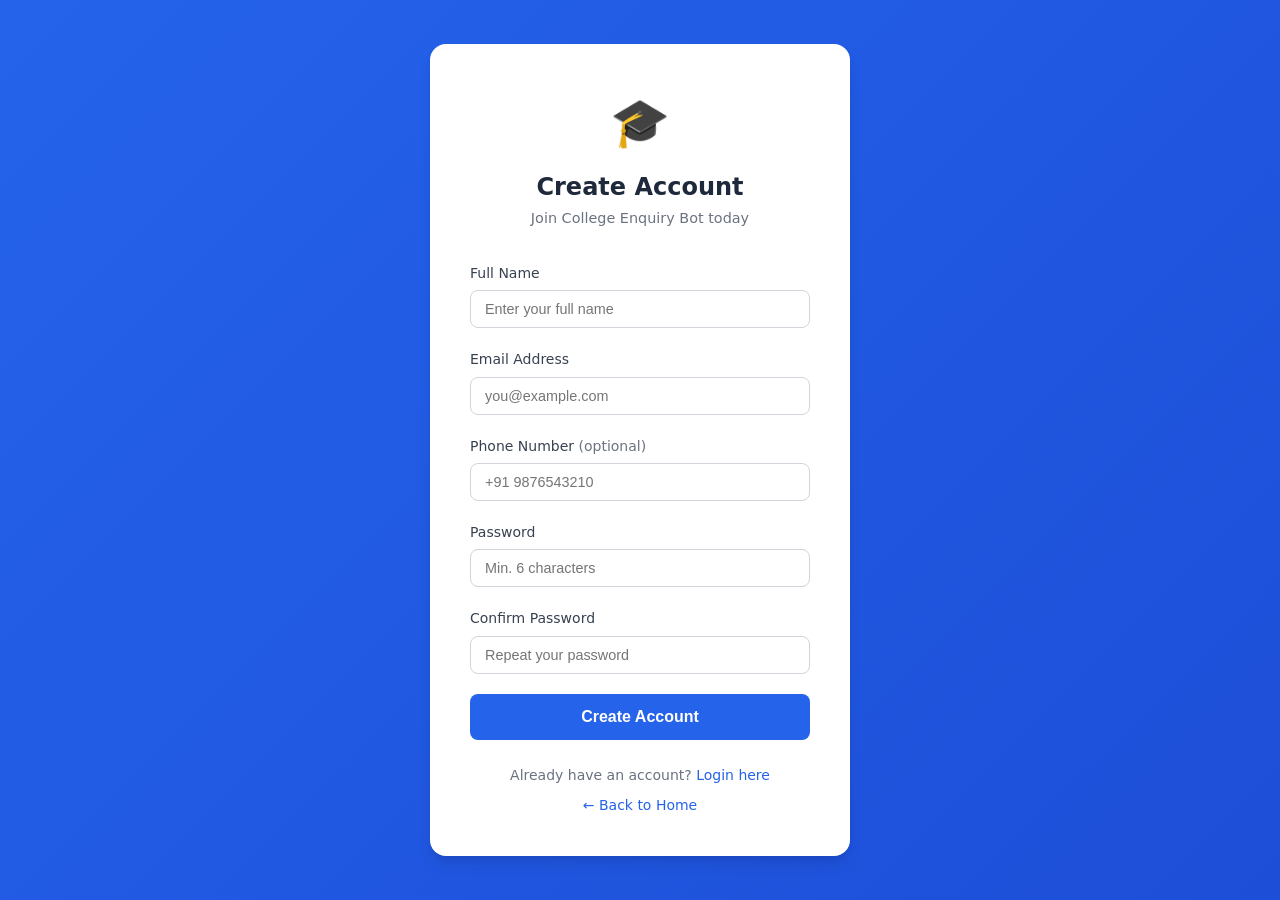
<file: AI-CHAT-BOT-FOR-COLLEGE-ENQUIRY-SYSTEM2-1f1980e4e9076456709daee1cbbe8e9fc02b7f38/frontend/register.html>
<!DOCTYPE html>
<html lang="en">
<head>
  <meta charset="UTF-8">
  <meta name="viewport" content="width=device-width, initial-scale=1.0">
  <title>Register - College Enquiry Bot</title>
  <link rel="stylesheet" href="css/style.css">
  <link rel="stylesheet" href="css/responsive.css">
</head>
<body>
<div class="auth-container">
  <div class="auth-card">
    <div class="auth-logo">
      <div style="font-size:3rem">🎓</div>
      <h1>Create Account</h1>
      <p>Join College Enquiry Bot today</p>
    </div>

    <div id="alert-container"></div>

    <form id="register-form">
      <div class="form-group">
        <label class="form-label" for="full_name">Full Name</label>
        <input type="text" id="full_name" class="form-control" placeholder="Enter your full name" required>
      </div>
      <div class="form-group">
        <label class="form-label" for="email">Email Address</label>
        <input type="email" id="email" class="form-control" placeholder="you@example.com" required>
      </div>
      <div class="form-group">
        <label class="form-label" for="phone">Phone Number <span style="color:var(--gray-500)">(optional)</span></label>
        <input type="tel" id="phone" class="form-control" placeholder="+91 9876543210">
      </div>
      <div class="form-group">
        <label class="form-label" for="password">Password</label>
        <input type="password" id="password" class="form-control" placeholder="Min. 6 characters" required>
      </div>
      <div class="form-group">
        <label class="form-label" for="confirm_password">Confirm Password</label>
        <input type="password" id="confirm_password" class="form-control" placeholder="Repeat your password" required>
      </div>
      <button type="submit" id="register-btn" class="btn btn-primary btn-block btn-lg">Create Account</button>
    </form>

    <div class="auth-footer">
      Already have an account? <a href="login.html">Login here</a>
    </div>
    <div class="auth-footer" style="margin-top:0.5rem">
      <a href="index.html">← Back to Home</a>
    </div>
  </div>
</div>

<script src="js/api.js"></script>
<script src="js/main.js"></script>
<script src="js/auth.js"></script>
</body>
</html>
</file>
<file: AI-CHAT-BOT-FOR-COLLEGE-ENQUIRY-SYSTEM2-1f1980e4e9076456709daee1cbbe8e9fc02b7f38/frontend/css/style.css>
/* ===== CSS Variables ===== */
:root {
  --primary: #2563eb;
  --primary-dark: #1d4ed8;
  --primary-light: #dbeafe;
  --secondary: #10b981;
  --secondary-dark: #059669;
  --danger: #ef4444;
  --warning: #f59e0b;
  --dark: #1e293b;
  --gray-700: #374151;
  --gray-500: #6b7280;
  --gray-300: #d1d5db;
  --gray-100: #f3f4f6;
  --white: #ffffff;
  --shadow: 0 4px 6px -1px rgba(0,0,0,0.1), 0 2px 4px -1px rgba(0,0,0,0.06);
  --shadow-lg: 0 10px 15px -3px rgba(0,0,0,0.1), 0 4px 6px -2px rgba(0,0,0,0.05);
  --radius: 8px;
  --radius-lg: 16px;
  --transition: all 0.2s ease;
}

/* ===== Reset ===== */
*, *::before, *::after { box-sizing: border-box; margin: 0; padding: 0; }
html { scroll-behavior: smooth; }
body {
  font-family: 'Segoe UI', system-ui, -apple-system, sans-serif;
  background: var(--gray-100);
  color: var(--dark);
  line-height: 1.6;
  min-height: 100vh;
}
a { text-decoration: none; color: inherit; }
img { max-width: 100%; }
ul { list-style: none; }

/* ===== Typography ===== */
h1 { font-size: 2rem; font-weight: 700; }
h2 { font-size: 1.5rem; font-weight: 600; }
h3 { font-size: 1.25rem; font-weight: 600; }
h4 { font-size: 1rem; font-weight: 600; }
p { color: var(--gray-700); }

/* ===== Navbar ===== */
.navbar {
  background: var(--white);
  box-shadow: var(--shadow);
  padding: 0 2rem;
  display: flex;
  align-items: center;
  justify-content: space-between;
  height: 64px;
  position: sticky;
  top: 0;
  z-index: 100;
}
.navbar-brand {
  display: flex;
  align-items: center;
  gap: 0.5rem;
  font-size: 1.25rem;
  font-weight: 700;
  color: var(--primary);
}
.navbar-brand i { font-size: 1.5rem; }
.navbar-nav {
  display: flex;
  align-items: center;
  gap: 0.5rem;
}
.nav-link {
  padding: 0.5rem 1rem;
  border-radius: var(--radius);
  color: var(--gray-700);
  font-weight: 500;
  transition: var(--transition);
}
.nav-link:hover, .nav-link.active { background: var(--primary-light); color: var(--primary); }
.nav-user {
  display: flex;
  align-items: center;
  gap: 0.75rem;
  font-weight: 500;
  color: var(--gray-700);
}

/* ===== Buttons ===== */
.btn {
  display: inline-flex;
  align-items: center;
  gap: 0.5rem;
  padding: 0.625rem 1.25rem;
  border-radius: var(--radius);
  border: none;
  cursor: pointer;
  font-size: 0.875rem;
  font-weight: 600;
  transition: var(--transition);
  text-align: center;
  white-space: nowrap;
}
.btn:disabled { opacity: 0.6; cursor: not-allowed; }
.btn-primary { background: var(--primary); color: var(--white); }
.btn-primary:hover:not(:disabled) { background: var(--primary-dark); }
.btn-secondary { background: var(--secondary); color: var(--white); }
.btn-secondary:hover:not(:disabled) { background: var(--secondary-dark); }
.btn-danger { background: var(--danger); color: var(--white); }
.btn-danger:hover:not(:disabled) { background: #dc2626; }
.btn-outline {
  background: transparent;
  border: 2px solid var(--primary);
  color: var(--primary);
}
.btn-outline:hover:not(:disabled) { background: var(--primary); color: var(--white); }
.btn-sm { padding: 0.375rem 0.75rem; font-size: 0.8rem; }
.btn-lg { padding: 0.875rem 2rem; font-size: 1rem; }
.btn-block { width: 100%; justify-content: center; }

/* ===== Cards ===== */
.card {
  background: var(--white);
  border-radius: var(--radius-lg);
  box-shadow: var(--shadow);
  padding: 1.5rem;
}
.card-header {
  display: flex;
  align-items: center;
  justify-content: space-between;
  margin-bottom: 1rem;
  padding-bottom: 1rem;
  border-bottom: 1px solid var(--gray-300);
}
.card-title { font-size: 1.125rem; font-weight: 600; }

/* ===== Forms ===== */
.form-group { margin-bottom: 1.25rem; }
.form-label {
  display: block;
  margin-bottom: 0.375rem;
  font-weight: 500;
  font-size: 0.875rem;
  color: var(--gray-700);
}
.form-control {
  width: 100%;
  padding: 0.625rem 0.875rem;
  border: 1.5px solid var(--gray-300);
  border-radius: var(--radius);
  font-size: 0.9rem;
  transition: var(--transition);
  background: var(--white);
  color: var(--dark);
}
.form-control:focus {
  outline: none;
  border-color: var(--primary);
  box-shadow: 0 0 0 3px rgba(37,99,235,0.1);
}
.form-control.error { border-color: var(--danger); }
textarea.form-control { resize: vertical; min-height: 100px; }
.form-error {
  color: var(--danger);
  font-size: 0.8rem;
  margin-top: 0.25rem;
}

/* ===== Alerts ===== */
.alert {
  padding: 0.875rem 1rem;
  border-radius: var(--radius);
  margin-bottom: 1rem;
  font-size: 0.9rem;
  display: flex;
  align-items: center;
  gap: 0.5rem;
}
.alert-success { background: #d1fae5; color: #065f46; border: 1px solid #a7f3d0; }
.alert-error { background: #fee2e2; color: #991b1b; border: 1px solid #fca5a5; }
.alert-info { background: var(--primary-light); color: #1e40af; border: 1px solid #93c5fd; }
.alert-warning { background: #fef3c7; color: #92400e; border: 1px solid #fcd34d; }

/* ===== Badge ===== */
.badge {
  display: inline-block;
  padding: 0.2rem 0.65rem;
  border-radius: 999px;
  font-size: 0.75rem;
  font-weight: 600;
}
.badge-primary { background: var(--primary-light); color: var(--primary); }
.badge-success { background: #d1fae5; color: #065f46; }
.badge-warning { background: #fef3c7; color: #92400e; }
.badge-danger { background: #fee2e2; color: #991b1b; }

/* ===== Hero Section ===== */
.hero {
  background: linear-gradient(135deg, var(--primary) 0%, var(--primary-dark) 100%);
  color: var(--white);
  padding: 5rem 2rem;
  text-align: center;
}
.hero h1 { font-size: 2.5rem; margin-bottom: 1rem; }
.hero p { font-size: 1.125rem; opacity: 0.9; max-width: 600px; margin: 0 auto 2rem; }
.hero-buttons { display: flex; gap: 1rem; justify-content: center; flex-wrap: wrap; }
.hero-buttons .btn-outline { border-color: var(--white); color: var(--white); }
.hero-buttons .btn-outline:hover { background: var(--white); color: var(--primary); }

/* ===== Features Grid ===== */
.features { padding: 4rem 2rem; max-width: 1200px; margin: 0 auto; }
.features-grid {
  display: grid;
  grid-template-columns: repeat(auto-fit, minmax(250px, 1fr));
  gap: 1.5rem;
  margin-top: 2rem;
}
.feature-card {
  background: var(--white);
  border-radius: var(--radius-lg);
  padding: 2rem;
  text-align: center;
  box-shadow: var(--shadow);
  transition: var(--transition);
}
.feature-card:hover { transform: translateY(-4px); box-shadow: var(--shadow-lg); }
.feature-icon {
  width: 64px;
  height: 64px;
  background: var(--primary-light);
  border-radius: 50%;
  display: flex;
  align-items: center;
  justify-content: center;
  margin: 0 auto 1rem;
  font-size: 1.75rem;
  color: var(--primary);
}
.feature-card h3 { margin-bottom: 0.5rem; }

/* ===== Auth Pages ===== */
.auth-container {
  min-height: 100vh;
  display: flex;
  align-items: center;
  justify-content: center;
  padding: 2rem;
  background: linear-gradient(135deg, var(--primary) 0%, var(--primary-dark) 100%);
}
.auth-card {
  background: var(--white);
  border-radius: var(--radius-lg);
  box-shadow: var(--shadow-lg);
  padding: 2.5rem;
  width: 100%;
  max-width: 420px;
}
.auth-logo {
  text-align: center;
  margin-bottom: 2rem;
}
.auth-logo i { font-size: 3rem; color: var(--primary); }
.auth-logo h1 { font-size: 1.5rem; margin-top: 0.5rem; color: var(--dark); }
.auth-logo p { color: var(--gray-500); font-size: 0.9rem; }
.auth-footer {
  text-align: center;
  margin-top: 1.5rem;
  color: var(--gray-500);
  font-size: 0.875rem;
}
.auth-footer a { color: var(--primary); font-weight: 500; }

/* ===== Dashboard ===== */
.dashboard-layout {
  display: flex;
  min-height: calc(100vh - 64px);
}
.sidebar {
  width: 240px;
  background: var(--white);
  box-shadow: var(--shadow);
  padding: 1.5rem 0;
  flex-shrink: 0;
}
.sidebar-nav { display: flex; flex-direction: column; }
.sidebar-link {
  display: flex;
  align-items: center;
  gap: 0.75rem;
  padding: 0.75rem 1.5rem;
  color: var(--gray-700);
  font-weight: 500;
  transition: var(--transition);
  border-left: 3px solid transparent;
}
.sidebar-link:hover, .sidebar-link.active {
  background: var(--primary-light);
  color: var(--primary);
  border-left-color: var(--primary);
}
.sidebar-link i { width: 20px; text-align: center; }
.main-content {
  flex: 1;
  padding: 2rem;
  overflow-y: auto;
}
.page-header {
  display: flex;
  align-items: center;
  justify-content: space-between;
  margin-bottom: 2rem;
}

/* ===== Stats Cards ===== */
.stats-grid {
  display: grid;
  grid-template-columns: repeat(auto-fit, minmax(160px, 1fr));
  gap: 1rem;
  margin-bottom: 2rem;
}
.stat-card {
  background: var(--white);
  border-radius: var(--radius-lg);
  padding: 1.5rem;
  box-shadow: var(--shadow);
  text-align: center;
}
.stat-value { font-size: 2rem; font-weight: 700; color: var(--primary); }
.stat-label { color: var(--gray-500); font-size: 0.85rem; margin-top: 0.25rem; }

/* ===== Table ===== */
.table-wrapper { overflow-x: auto; }
table { width: 100%; border-collapse: collapse; }
thead th {
  background: var(--gray-100);
  padding: 0.75rem 1rem;
  text-align: left;
  font-weight: 600;
  font-size: 0.8rem;
  text-transform: uppercase;
  letter-spacing: 0.05em;
  color: var(--gray-500);
}
tbody td {
  padding: 0.875rem 1rem;
  border-bottom: 1px solid var(--gray-100);
  font-size: 0.9rem;
}
tbody tr:hover { background: var(--gray-100); }

/* ===== Chat Interface ===== */
.chat-container {
  display: flex;
  flex-direction: column;
  height: calc(100vh - 64px);
  max-width: 900px;
  margin: 0 auto;
  padding: 1rem;
}
.chat-header {
  background: var(--white);
  border-radius: var(--radius-lg) var(--radius-lg) 0 0;
  padding: 1rem 1.5rem;
  display: flex;
  align-items: center;
  gap: 1rem;
  box-shadow: var(--shadow);
}
.chat-avatar {
  width: 48px;
  height: 48px;
  background: var(--primary);
  border-radius: 50%;
  display: flex;
  align-items: center;
  justify-content: center;
  font-size: 1.25rem;
  color: var(--white);
  flex-shrink: 0;
}
.chat-bot-info h3 { margin: 0; font-size: 1rem; }
.chat-bot-info p { color: var(--secondary); font-size: 0.8rem; }
.chat-status-dot {
  width: 8px; height: 8px; border-radius: 50%;
  background: var(--secondary); display: inline-block; margin-right: 4px;
}
.chat-messages {
  flex: 1;
  overflow-y: auto;
  padding: 1.5rem;
  background: #f8fafc;
  display: flex;
  flex-direction: column;
  gap: 1rem;
}
.message {
  display: flex;
  gap: 0.75rem;
  max-width: 75%;
  animation: fadeInUp 0.3s ease;
}
@keyframes fadeInUp {
  from { opacity: 0; transform: translateY(8px); }
  to { opacity: 1; transform: translateY(0); }
}
.message.user { align-self: flex-end; flex-direction: row-reverse; }
.message-avatar {
  width: 36px; height: 36px; border-radius: 50%;
  display: flex; align-items: center; justify-content: center;
  font-size: 0.9rem; flex-shrink: 0;
}
.message.bot .message-avatar { background: var(--primary); color: var(--white); }
.message.user .message-avatar { background: var(--secondary); color: var(--white); }
.message-content {
  background: var(--white);
  padding: 0.75rem 1rem;
  border-radius: 18px;
  box-shadow: var(--shadow);
  font-size: 0.9rem;
  line-height: 1.5;
}
.message.user .message-content { background: var(--primary); color: var(--white); }
.message-time {
  font-size: 0.7rem;
  color: var(--gray-500);
  margin-top: 0.25rem;
  text-align: right;
}
.chat-input-area {
  background: var(--white);
  border-radius: 0 0 var(--radius-lg) var(--radius-lg);
  padding: 1rem 1.5rem;
  display: flex;
  gap: 0.75rem;
  align-items: flex-end;
  box-shadow: var(--shadow);
}
.chat-input {
  flex: 1;
  padding: 0.625rem 1rem;
  border: 1.5px solid var(--gray-300);
  border-radius: 999px;
  font-size: 0.9rem;
  resize: none;
  max-height: 120px;
  transition: var(--transition);
}
.chat-input:focus { outline: none; border-color: var(--primary); }
.btn-send {
  width: 44px; height: 44px; border-radius: 50%;
  background: var(--primary); color: var(--white);
  border: none; cursor: pointer; display: flex;
  align-items: center; justify-content: center;
  font-size: 1rem; transition: var(--transition);
  flex-shrink: 0;
}
.btn-send:hover { background: var(--primary-dark); transform: scale(1.05); }

/* ===== Typing Indicator ===== */
.typing-indicator {
  display: flex;
  gap: 4px;
  align-items: center;
  padding: 0.5rem 0.75rem;
}
.typing-dot {
  width: 8px; height: 8px; border-radius: 50%;
  background: var(--gray-500);
  animation: bounce 1.4s infinite;
}
.typing-dot:nth-child(2) { animation-delay: 0.2s; }
.typing-dot:nth-child(3) { animation-delay: 0.4s; }
@keyframes bounce {
  0%, 80%, 100% { transform: scale(0.8); opacity: 0.5; }
  40% { transform: scale(1.2); opacity: 1; }
}

/* ===== FAQ ===== */
.faq-search-bar {
  display: flex;
  gap: 1rem;
  margin-bottom: 2rem;
  flex-wrap: wrap;
}
.faq-search-bar .form-control { max-width: 400px; }
.faq-filters { display: flex; gap: 0.5rem; flex-wrap: wrap; }
.filter-btn {
  padding: 0.4rem 1rem;
  border-radius: 999px;
  border: 1.5px solid var(--gray-300);
  background: var(--white);
  color: var(--gray-700);
  cursor: pointer;
  font-size: 0.85rem;
  font-weight: 500;
  transition: var(--transition);
}
.filter-btn.active, .filter-btn:hover {
  background: var(--primary);
  border-color: var(--primary);
  color: var(--white);
}
.faq-accordion { display: flex; flex-direction: column; gap: 0.75rem; }
.faq-item {
  background: var(--white);
  border-radius: var(--radius);
  box-shadow: var(--shadow);
  overflow: hidden;
}
.faq-question {
  padding: 1rem 1.25rem;
  cursor: pointer;
  display: flex;
  justify-content: space-between;
  align-items: center;
  font-weight: 500;
  transition: var(--transition);
}
.faq-question:hover { background: var(--primary-light); }
.faq-question.open { background: var(--primary-light); color: var(--primary); }
.faq-answer {
  padding: 0 1.25rem;
  max-height: 0;
  overflow: hidden;
  transition: max-height 0.3s ease, padding 0.3s ease;
}
.faq-answer.open { max-height: 300px; padding: 1rem 1.25rem; }
.faq-answer p { color: var(--gray-700); }

/* ===== Pagination ===== */
.pagination {
  display: flex;
  align-items: center;
  justify-content: center;
  gap: 0.5rem;
  margin-top: 1.5rem;
}
.page-btn {
  min-width: 36px; height: 36px;
  border: 1.5px solid var(--gray-300);
  background: var(--white); border-radius: var(--radius);
  cursor: pointer; display: flex; align-items: center; justify-content: center;
  font-size: 0.875rem; font-weight: 500; transition: var(--transition);
}
.page-btn:hover, .page-btn.active {
  background: var(--primary); border-color: var(--primary); color: var(--white);
}
.page-btn:disabled { opacity: 0.5; cursor: not-allowed; }

/* ===== Modal ===== */
.modal-overlay {
  position: fixed; inset: 0;
  background: rgba(0,0,0,0.5);
  display: flex; align-items: center; justify-content: center;
  z-index: 1000; padding: 1rem;
  opacity: 0; visibility: hidden; transition: var(--transition);
}
.modal-overlay.show { opacity: 1; visibility: visible; }
.modal {
  background: var(--white); border-radius: var(--radius-lg);
  max-width: 560px; width: 100%; max-height: 90vh;
  overflow-y: auto; box-shadow: var(--shadow-lg);
  transform: scale(0.95); transition: var(--transition);
}
.modal-overlay.show .modal { transform: scale(1); }
.modal-header {
  display: flex; align-items: center; justify-content: space-between;
  padding: 1.25rem 1.5rem; border-bottom: 1px solid var(--gray-300);
}
.modal-body { padding: 1.5rem; }
.modal-footer {
  padding: 1rem 1.5rem; border-top: 1px solid var(--gray-300);
  display: flex; gap: 0.75rem; justify-content: flex-end;
}
.btn-close {
  background: none; border: none; cursor: pointer;
  font-size: 1.25rem; color: var(--gray-500); line-height: 1;
}
.btn-close:hover { color: var(--dark); }

/* ===== Loading Spinner ===== */
.spinner {
  display: inline-block; width: 24px; height: 24px;
  border: 3px solid var(--gray-300); border-top-color: var(--primary);
  border-radius: 50%; animation: spin 0.8s linear infinite;
}
@keyframes spin { to { transform: rotate(360deg); } }
.loading-overlay {
  display: flex; align-items: center; justify-content: center;
  padding: 2rem; gap: 0.75rem; color: var(--gray-500);
}

/* ===== Footer ===== */
footer {
  background: var(--dark); color: #94a3b8; text-align: center;
  padding: 1.5rem; font-size: 0.875rem;
}
footer a { color: #93c5fd; }
</file>
<file: AI-CHAT-BOT-FOR-COLLEGE-ENQUIRY-SYSTEM2-1f1980e4e9076456709daee1cbbe8e9fc02b7f38/frontend/css/responsive.css>
/* ===== Responsive Design ===== */

/* Large screens (1200px+) - already handled by base CSS */

/* Medium screens (768px - 1199px) */
@media (max-width: 1199px) {
  .features-grid { grid-template-columns: repeat(2, 1fr); }
  .stats-grid { grid-template-columns: repeat(3, 1fr); }
}

/* Tablet (768px - 991px) */
@media (max-width: 991px) {
  .dashboard-layout { flex-direction: column; }
  .sidebar {
    width: 100%;
    padding: 0.5rem 0;
  }
  .sidebar-nav {
    flex-direction: row;
    overflow-x: auto;
    padding: 0 1rem;
    gap: 0.25rem;
  }
  .sidebar-link {
    border-left: none;
    border-bottom: 3px solid transparent;
    padding: 0.75rem 1rem;
    white-space: nowrap;
    font-size: 0.85rem;
  }
  .sidebar-link.active, .sidebar-link:hover {
    border-left: none;
    border-bottom-color: var(--primary);
  }
  .main-content { padding: 1rem; }

  .navbar { padding: 0 1rem; }
  .navbar-brand span { display: none; }
  .nav-link { padding: 0.5rem 0.75rem; font-size: 0.85rem; }

  .hero h1 { font-size: 2rem; }
  .chat-container { height: calc(100vh - 120px); }
}

/* Mobile (max 767px) */
@media (max-width: 767px) {
  h1 { font-size: 1.625rem; }
  h2 { font-size: 1.25rem; }

  /* Navbar mobile */
  .navbar {
    padding: 0 1rem;
    height: 56px;
  }
  .navbar-nav .nav-link span { display: none; }
  .navbar-brand { font-size: 1rem; }

  /* Hero */
  .hero { padding: 3rem 1rem; }
  .hero h1 { font-size: 1.75rem; }
  .hero p { font-size: 1rem; }
  .hero-buttons { flex-direction: column; align-items: center; }

  /* Auth */
  .auth-card { padding: 1.5rem; }

  /* Features */
  .features-grid { grid-template-columns: 1fr; }
  .features { padding: 2rem 1rem; }

  /* Stats */
  .stats-grid { grid-template-columns: repeat(2, 1fr); }
  .stat-value { font-size: 1.5rem; }

  /* Tables */
  .table-wrapper { border-radius: var(--radius); overflow: hidden; }
  thead { display: none; }
  tbody tr {
    display: block;
    padding: 0.75rem;
    border-bottom: 2px solid var(--gray-100);
  }
  tbody td {
    display: flex;
    justify-content: space-between;
    align-items: center;
    padding: 0.25rem 0;
    border-bottom: none;
    font-size: 0.85rem;
  }
  tbody td::before {
    content: attr(data-label);
    font-weight: 600;
    color: var(--gray-500);
    font-size: 0.75rem;
    text-transform: uppercase;
    letter-spacing: 0.05em;
    margin-right: 0.5rem;
  }

  /* Chat */
  .chat-container { padding: 0.5rem; height: calc(100vh - 56px); }
  .message { max-width: 90%; }
  .chat-input-area { padding: 0.75rem; }

  /* Page header */
  .page-header { flex-direction: column; align-items: flex-start; gap: 0.75rem; }

  /* Modal */
  .modal { max-height: 95vh; }
  .modal-body { padding: 1rem; }
  .modal-footer { flex-direction: column; }
  .modal-footer .btn { width: 100%; justify-content: center; }

  /* FAQ */
  .faq-search-bar { flex-direction: column; }
  .faq-search-bar .form-control { max-width: 100%; }
}

/* Small mobile (max 480px) */
@media (max-width: 480px) {
  .stats-grid { grid-template-columns: 1fr 1fr; }
  .btn-lg { padding: 0.75rem 1.5rem; font-size: 0.9rem; }
  .card { padding: 1rem; }
  .auth-card { padding: 1.25rem; }
}
</file>
<file: AI-CHAT-BOT-FOR-COLLEGE-ENQUIRY-SYSTEM2-1f1980e4e9076456709daee1cbbe8e9fc02b7f38/frontend/css/admin.css>
/* ===== Admin Panel Styles ===== */

/* Admin layout uses the same dashboard-layout from style.css */

/* Admin sidebar */
.admin-sidebar {
  width: 240px;
  background: var(--dark);
  color: #cbd5e1;
  padding: 1.5rem 0;
  flex-shrink: 0;
  min-height: calc(100vh - 64px);
}
.admin-sidebar .sidebar-section-title {
  font-size: 0.7rem;
  text-transform: uppercase;
  letter-spacing: 0.1em;
  color: #64748b;
  padding: 1rem 1.5rem 0.5rem;
  font-weight: 600;
}
.admin-sidebar .sidebar-link {
  color: #94a3b8;
  border-left-color: transparent;
}
.admin-sidebar .sidebar-link:hover,
.admin-sidebar .sidebar-link.active {
  background: rgba(255,255,255,0.05);
  color: var(--white);
  border-left-color: var(--primary);
}

/* Admin navbar */
.admin-navbar {
  background: var(--dark);
  box-shadow: 0 2px 4px rgba(0,0,0,0.3);
}
.admin-navbar .navbar-brand { color: var(--white); }
.admin-navbar .nav-link { color: #94a3b8; }
.admin-navbar .nav-link:hover { color: var(--white); background: rgba(255,255,255,0.1); }
.admin-badge { background: var(--danger); color: var(--white); }

/* Quick action buttons */
.quick-actions {
  display: flex;
  gap: 0.75rem;
  flex-wrap: wrap;
  margin-bottom: 1.5rem;
}

/* Color-coded stat cards */
.stat-card.primary .stat-value { color: var(--primary); }
.stat-card.success .stat-value { color: var(--secondary); }
.stat-card.warning .stat-value { color: var(--warning); }
.stat-card.danger .stat-value { color: var(--danger); }

/* Admin table actions */
.table-actions { display: flex; gap: 0.375rem; align-items: center; }

/* Inquiry status */
.status-pending { color: var(--warning); font-weight: 600; }
.status-resolved { color: var(--secondary); font-weight: 600; }

/* Reply section */
.reply-section {
  background: var(--gray-100);
  border-radius: var(--radius);
  padding: 1rem;
  margin-top: 1rem;
}
.reply-section h4 { margin-bottom: 0.75rem; font-size: 0.9rem; color: var(--gray-700); }

/* Tabs */
.tabs {
  display: flex;
  gap: 0;
  border-bottom: 2px solid var(--gray-300);
  margin-bottom: 1.5rem;
}
.tab-btn {
  padding: 0.75rem 1.25rem;
  border: none;
  background: none;
  cursor: pointer;
  font-size: 0.875rem;
  font-weight: 500;
  color: var(--gray-500);
  border-bottom: 2px solid transparent;
  margin-bottom: -2px;
  transition: var(--transition);
}
.tab-btn.active, .tab-btn:hover {
  color: var(--primary);
  border-bottom-color: var(--primary);
}
.tab-content { display: none; }
.tab-content.active { display: block; }

/* Search + filter bar */
.search-filter-bar {
  display: flex;
  gap: 0.75rem;
  margin-bottom: 1.25rem;
  align-items: center;
  flex-wrap: wrap;
}
.search-filter-bar .form-control { max-width: 280px; }
.search-filter-bar select.form-control { max-width: 160px; }

/* Admin responsive */
@media (max-width: 991px) {
  .admin-sidebar {
    width: 100%;
    min-height: auto;
  }
  .admin-sidebar .sidebar-section-title { display: none; }
}

@media (max-width: 767px) {
  .search-filter-bar { flex-direction: column; align-items: stretch; }
  .search-filter-bar .form-control,
  .search-filter-bar select.form-control { max-width: 100%; }
  .quick-actions { flex-direction: column; }
  .quick-actions .btn { width: 100%; justify-content: center; }
}
</file>
